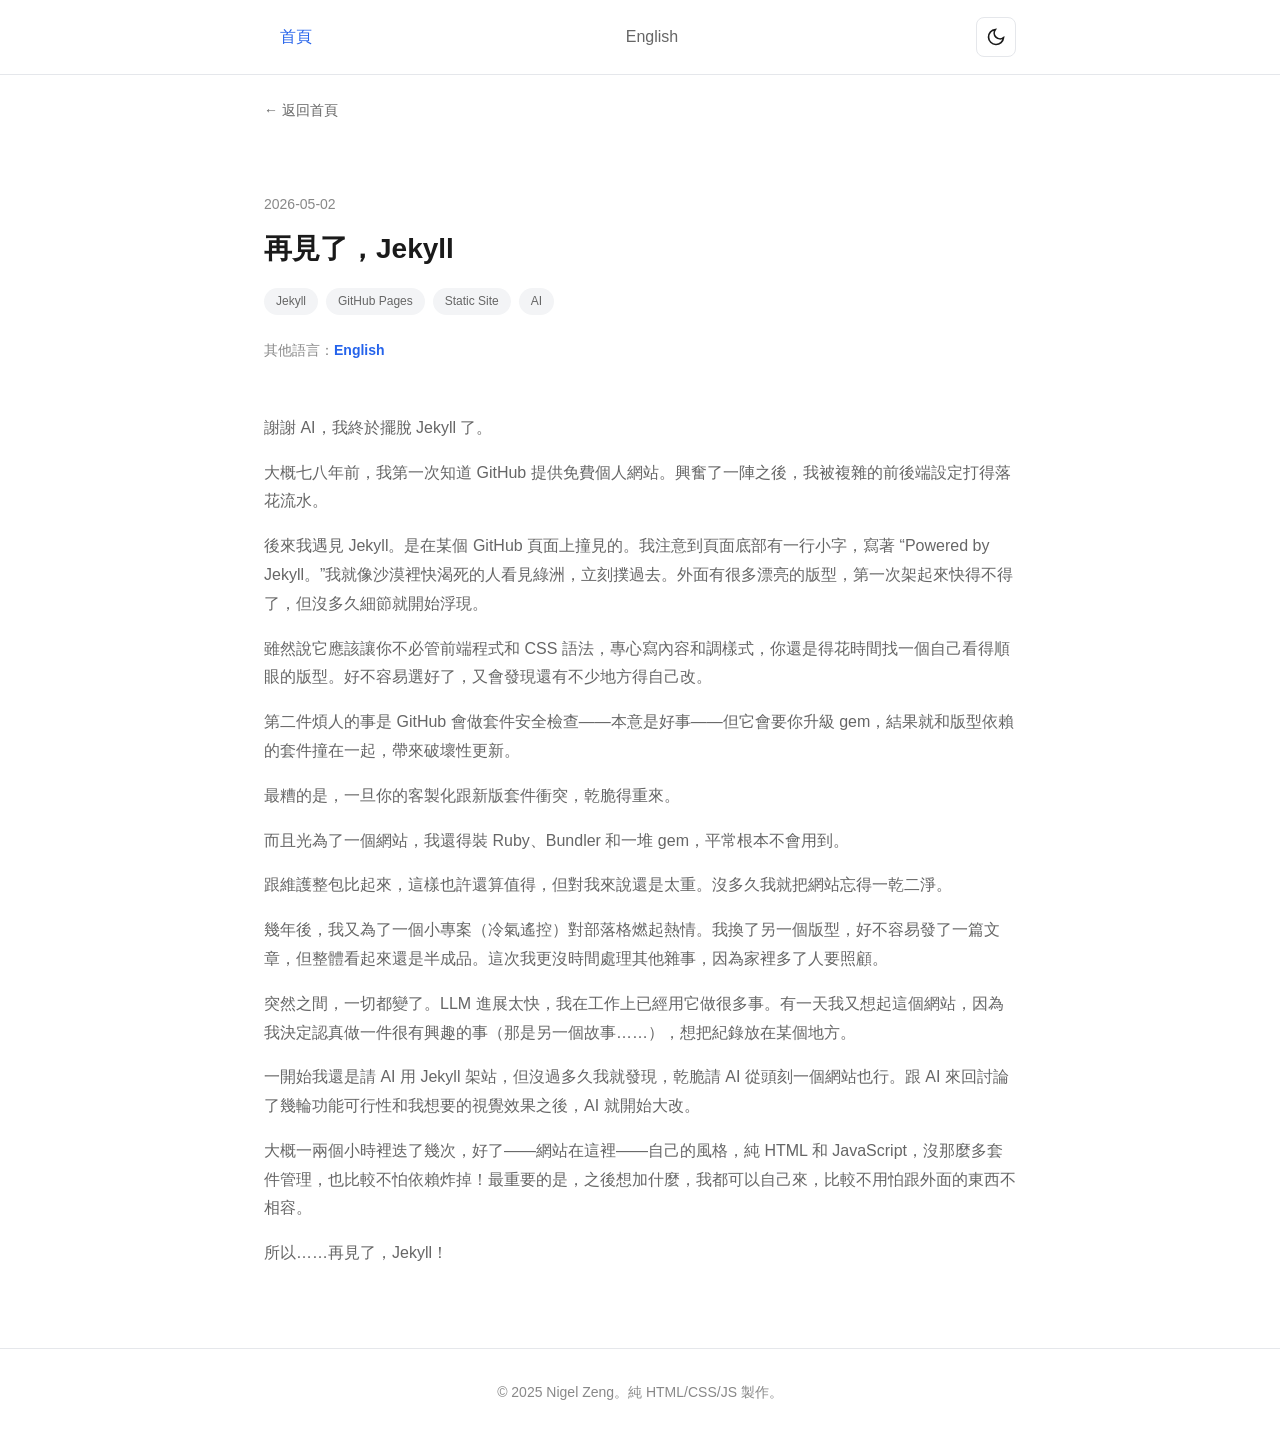
<file: posts/goodbye-jekyll-zh.html>
<!DOCTYPE html>
<html lang="zh">
<head>
  <meta charset="UTF-8">
  <meta name="viewport" content="width=device-width, initial-scale=1.0">
  <title>再見了，Jekyll</title>
  <link rel="stylesheet" href="../style.css">
  <link rel="icon" href="data:image/svg+xml,<svg xmlns=%22http://www.w3.org/2000/svg%22 viewBox=%220 0 100 100%22><rect fill=%22%232563eb%22 width=%22100%22 height=%22100%22 rx=%2215%22/><text x=%2250%22 y=%2270%22 font-size=%2260%22 text-anchor=%22middle%22 fill=%22white%22 font-family=%22sans-serif%22 font-weight=%22bold%22>N</text></svg>">
  <style>
    .post-header { padding: 3rem 0 1.5rem; }
    .post-date   { color: var(--text-muted); font-size: .875rem; margin-bottom: .75rem; }
    .post-title  { font-size: 1.75rem; font-weight: 700; margin-bottom: 1rem; }
    .post-tags   { display: flex; flex-wrap: wrap; gap: .5rem; margin-bottom: 2rem; }
    .post-body   { padding-bottom: 4rem; }
    .post-body h2 { font-size: 1.25rem; font-weight: 600; margin: 2rem 0 .75rem; }
    .post-body h3 { font-size: 1.1rem; font-weight: 600; margin: 1.5rem 0 .5rem; }
    .post-body p  { margin-bottom: 1rem; color: var(--text-secondary); line-height: 1.8; }
    .post-body ul, .post-body ol { margin: 0 0 1rem 1.5rem; color: var(--text-secondary); line-height: 1.8; }
    .post-body img { max-width: 100%; border-radius: 8px; margin: 1rem 0; }
    .post-body em  { font-style: italic; color: var(--text-muted); font-size: .875rem; }
    .post-body code { background: var(--tag-bg); padding: .2rem .4rem; border-radius: 4px; font-size: .875em; }
    .post-body pre  { background: var(--tag-bg); padding: 1rem; border-radius: 8px; overflow-x: auto; margin-bottom: 1rem; }
    .post-body pre code { background: none; padding: 0; }
    .back-link  { display: inline-block; margin: 1.5rem 0; color: var(--text-secondary); font-size: .875rem; }
    .back-link:hover { color: var(--accent); }
    .lang-switch { margin: -0.5rem 0 1.75rem; font-size: .875rem; color: var(--text-muted); }
    .lang-switch-link { color: var(--accent); font-weight: 600; text-decoration: none; }
    .lang-switch-link:hover { text-decoration: underline; }
  </style>
</head>
<body>
  <header class="header">
    <div class="container">
      <nav class="nav">
        <a href="../index-zh.html" class="nav-link active">首頁</a>
        <a href="../index.html" class="nav-link">English</a>
        <button id="theme-toggle" class="theme-toggle" aria-label="切換深色模式">
          <svg class="icon-sun" width="20" height="20" viewBox="0 0 24 24" fill="none" stroke="currentColor" stroke-width="2">
            <circle cx="12" cy="12" r="5"></circle>
            <path d="M12 1v2M12 21v2M4.22 4.22l1.42 1.42M18.36 18.36l1.42 1.42M1 12h2M21 12h2M4.22 19.78l1.42-1.42M18.36 5.64l1.42-1.42"></path>
          </svg>
          <svg class="icon-moon" width="20" height="20" viewBox="0 0 24 24" fill="none" stroke="currentColor" stroke-width="2">
            <path d="M21 12.79A9 9 0 1 1 11.21 3 7 7 0 0 0 21 12.79z"></path>
          </svg>
        </button>
      </nav>
    </div>
  </header>

  <main class="main">
    <div class="container">
      <a href="../index-zh.html" class="back-link">← 返回首頁</a>

      <div class="post-header">
        <p class="post-date">2026-05-02</p>
        <h1 class="post-title">再見了，Jekyll</h1>
        <div class="post-tags"><span class="tag">Jekyll</span><span class="tag">GitHub Pages</span><span class="tag">Static Site</span><span class="tag">AI</span></div>
              <p class="lang-switch" role="note"><span class="lang-switch-text">其他語言：</span><a class="lang-switch-link" href="goodbye-jekyll.html">English</a></p>
      </div>

      <article class="post-body">
        <p>謝謝 AI，我終於擺脫 Jekyll 了。</p>
<p>大概七八年前，我第一次知道 GitHub 提供免費個人網站。興奮了一陣之後，我被複雜的前後端設定打得落花流水。</p>
<p>後來我遇見 Jekyll。是在某個 GitHub 頁面上撞見的。我注意到頁面底部有一行小字，寫著 “Powered by Jekyll。”我就像沙漠裡快渴死的人看見綠洲，立刻撲過去。外面有很多漂亮的版型，第一次架起來快得不得了，但沒多久細節就開始浮現。</p>
<p>雖然說它應該讓你不必管前端程式和 CSS 語法，專心寫內容和調樣式，你還是得花時間找一個自己看得順眼的版型。好不容易選好了，又會發現還有不少地方得自己改。</p>
<p>第二件煩人的事是 GitHub 會做套件安全檢查——本意是好事——但它會要你升級 gem，結果就和版型依賴的套件撞在一起，帶來破壞性更新。</p>
<p>最糟的是，一旦你的客製化跟新版套件衝突，乾脆得重來。</p>
<p>而且光為了一個網站，我還得裝 Ruby、Bundler 和一堆 gem，平常根本不會用到。</p>
<p>跟維護整包比起來，這樣也許還算值得，但對我來說還是太重。沒多久我就把網站忘得一乾二淨。</p>
<p>幾年後，我又為了一個小專案（冷氣遙控）對部落格燃起熱情。我換了另一個版型，好不容易發了一篇文章，但整體看起來還是半成品。這次我更沒時間處理其他雜事，因為家裡多了人要照顧。</p>
<p>突然之間，一切都變了。LLM 進展太快，我在工作上已經用它做很多事。有一天我又想起這個網站，因為我決定認真做一件很有興趣的事（那是另一個故事……），想把紀錄放在某個地方。</p>
<p>一開始我還是請 AI 用 Jekyll 架站，但沒過多久我就發現，乾脆請 AI 從頭刻一個網站也行。跟 AI 來回討論了幾輪功能可行性和我想要的視覺效果之後，AI 就開始大改。</p>
<p>大概一兩個小時裡迭了幾次，好了——網站在這裡——自己的風格，純 HTML 和 JavaScript，沒那麼多套件管理，也比較不怕依賴炸掉！最重要的是，之後想加什麼，我都可以自己來，比較不用怕跟外面的東西不相容。</p>
<p>所以……再見了，Jekyll！</p>
      </article>
    </div>
  </main>

  <footer class="footer">
    <div class="container">
      <p>© 2025 Nigel Zeng。純 HTML/CSS/JS 製作。</p>
    </div>
  </footer>

  <script src="../script.js"></script>
</body>
</html>
</file>
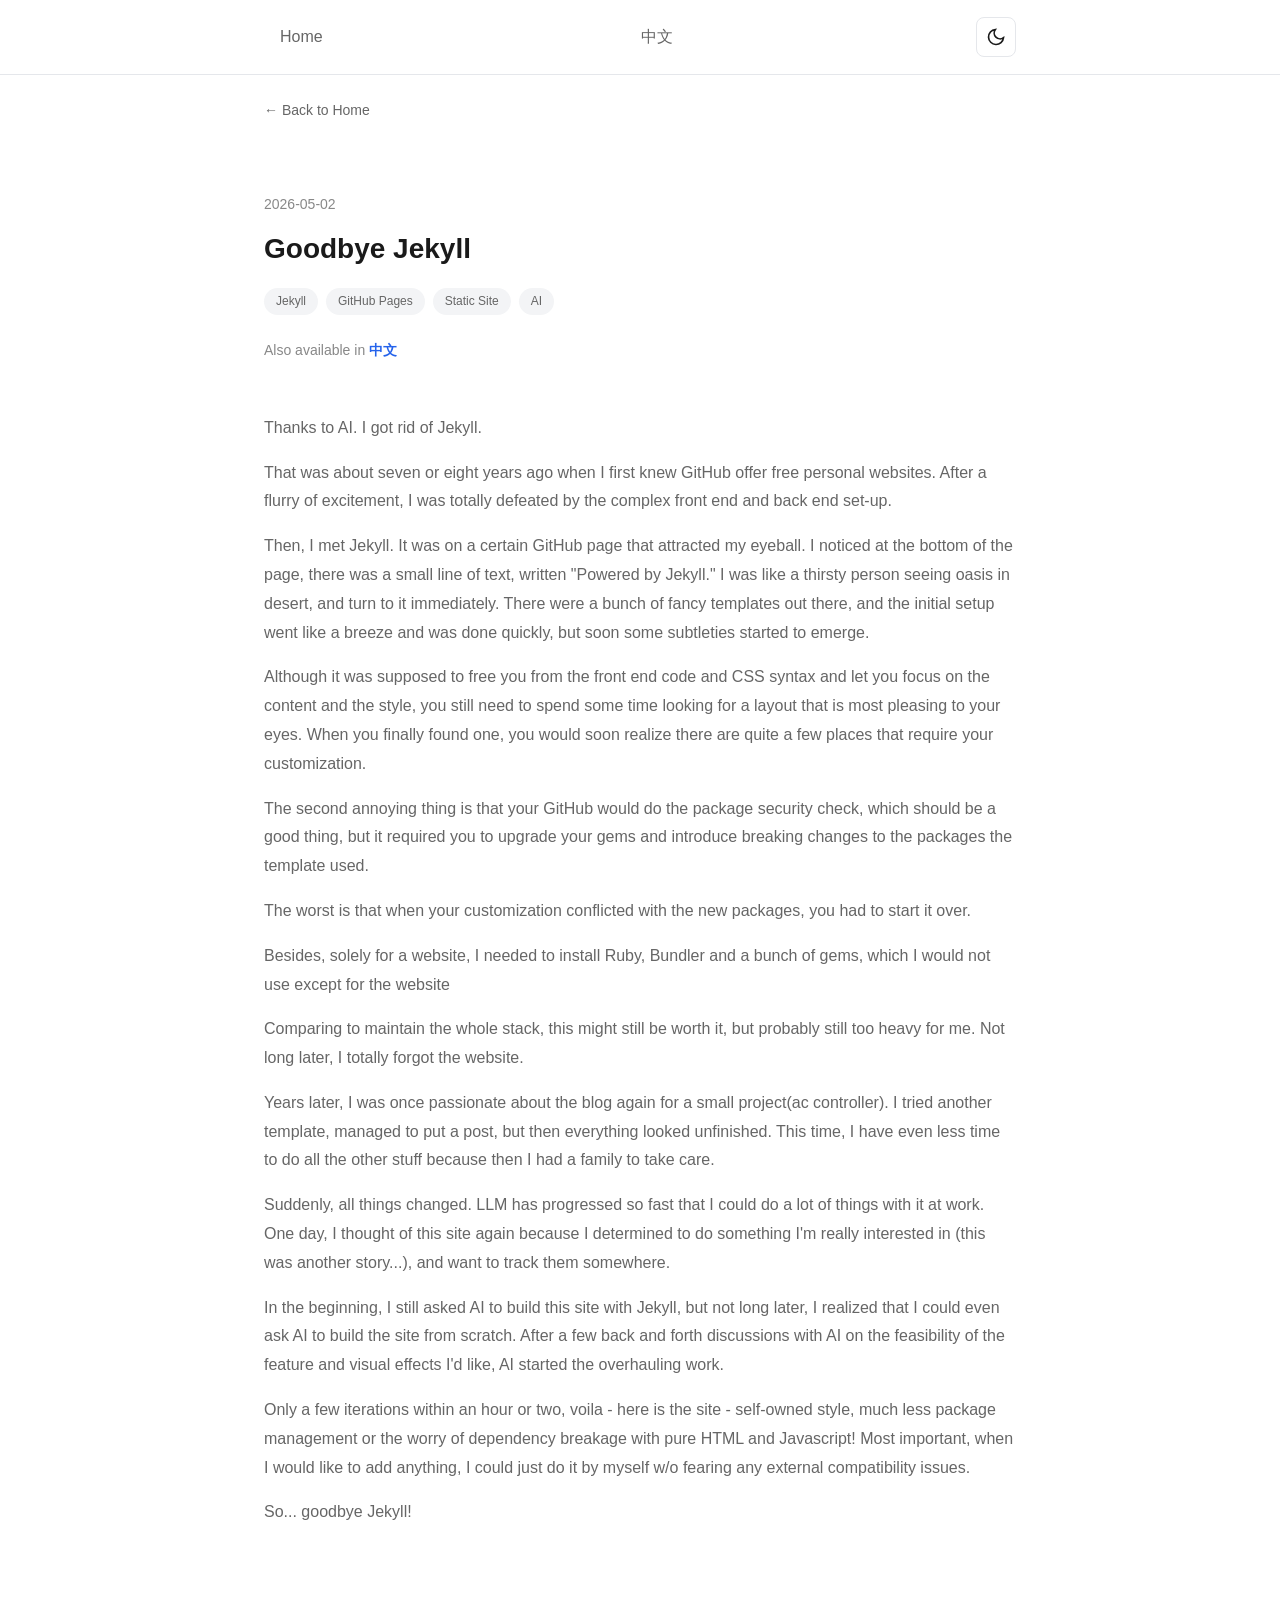
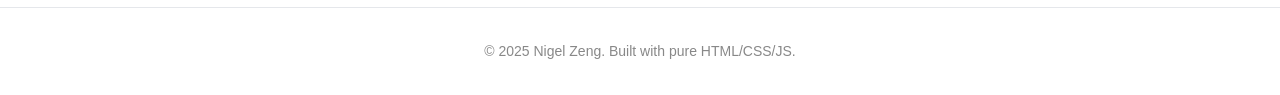
<file: posts/goodbye-jekyll.html>
<!DOCTYPE html>
<html lang="en">
<head>
  <meta charset="UTF-8">
  <meta name="viewport" content="width=device-width, initial-scale=1.0">
  <title>Goodbye Jekyll</title>
  <link rel="stylesheet" href="../style.css">
  <link rel="icon" href="data:image/svg+xml,<svg xmlns=%22http://www.w3.org/2000/svg%22 viewBox=%220 0 100 100%22><rect fill=%22%232563eb%22 width=%22100%22 height=%22100%22 rx=%2215%22/><text x=%2250%22 y=%2270%22 font-size=%2260%22 text-anchor=%22middle%22 fill=%22white%22 font-family=%22sans-serif%22 font-weight=%22bold%22>N</text></svg>">
  <style>
    .post-header { padding: 3rem 0 1.5rem; }
    .post-date   { color: var(--text-muted); font-size: .875rem; margin-bottom: .75rem; }
    .post-title  { font-size: 1.75rem; font-weight: 700; margin-bottom: 1rem; }
    .post-tags   { display: flex; flex-wrap: wrap; gap: .5rem; margin-bottom: 2rem; }
    .post-body   { padding-bottom: 4rem; }
    .post-body h2 { font-size: 1.25rem; font-weight: 600; margin: 2rem 0 .75rem; }
    .post-body h3 { font-size: 1.1rem; font-weight: 600; margin: 1.5rem 0 .5rem; }
    .post-body p  { margin-bottom: 1rem; color: var(--text-secondary); line-height: 1.8; }
    .post-body ul, .post-body ol { margin: 0 0 1rem 1.5rem; color: var(--text-secondary); line-height: 1.8; }
    .post-body img { max-width: 100%; border-radius: 8px; margin: 1rem 0; }
    .post-body em  { font-style: italic; color: var(--text-muted); font-size: .875rem; }
    .post-body code { background: var(--tag-bg); padding: .2rem .4rem; border-radius: 4px; font-size: .875em; }
    .post-body pre  { background: var(--tag-bg); padding: 1rem; border-radius: 8px; overflow-x: auto; margin-bottom: 1rem; }
    .post-body pre code { background: none; padding: 0; }
    .back-link  { display: inline-block; margin: 1.5rem 0; color: var(--text-secondary); font-size: .875rem; }
    .back-link:hover { color: var(--accent); }
    .lang-switch { margin: -0.5rem 0 1.75rem; font-size: .875rem; color: var(--text-muted); }
    .lang-switch-link { color: var(--accent); font-weight: 600; text-decoration: none; }
    .lang-switch-link:hover { text-decoration: underline; }
  </style>
</head>
<body>
  <header class="header">
    <div class="container">
      <nav class="nav">
        <a href="../index.html" class="nav-link">Home</a>
        <a href="../index-zh.html" class="nav-link">中文</a>
        <button id="theme-toggle" class="theme-toggle" aria-label="Toggle dark mode">
          <svg class="icon-sun" width="20" height="20" viewBox="0 0 24 24" fill="none" stroke="currentColor" stroke-width="2">
            <circle cx="12" cy="12" r="5"></circle>
            <path d="M12 1v2M12 21v2M4.22 4.22l1.42 1.42M18.36 18.36l1.42 1.42M1 12h2M21 12h2M4.22 19.78l1.42-1.42M18.36 5.64l1.42-1.42"></path>
          </svg>
          <svg class="icon-moon" width="20" height="20" viewBox="0 0 24 24" fill="none" stroke="currentColor" stroke-width="2">
            <path d="M21 12.79A9 9 0 1 1 11.21 3 7 7 0 0 0 21 12.79z"></path>
          </svg>
        </button>
      </nav>
    </div>
  </header>

  <main class="main">
    <div class="container">
      <a href="../index.html" class="back-link">← Back to Home</a>

      <div class="post-header">
        <p class="post-date">2026-05-02</p>
        <h1 class="post-title">Goodbye Jekyll</h1>
        <div class="post-tags"><span class="tag">Jekyll</span><span class="tag">GitHub Pages</span><span class="tag">Static Site</span><span class="tag">AI</span></div>
              <p class="lang-switch" role="note"><span class="lang-switch-text">Also available in </span><a class="lang-switch-link" href="goodbye-jekyll-zh.html">中文</a></p>
      </div>

      <article class="post-body">
        <p>Thanks to AI. I got rid of Jekyll.</p>
<p>That was about seven or eight years ago when I first knew GitHub offer free personal websites. After a flurry of excitement, I was totally defeated by the complex front end and back end set-up.</p>
<p>Then, I met Jekyll. It was on a certain GitHub page that attracted my eyeball. I noticed at the bottom of the page, there was a small line of text, written "Powered by Jekyll." I was like a thirsty person seeing oasis in desert, and turn to it immediately. There were a bunch of fancy templates out there, and the initial setup went like a breeze and was done quickly, but soon some subtleties started to emerge.</p>
<p>Although it was supposed to free you from the front end code and CSS syntax and let you focus on the content and the style, you still need to spend some time looking for a layout that is most pleasing to your eyes. When you finally found one, you would soon realize there are quite a few places that require your customization.</p>
<p>The second annoying thing is that your GitHub would do the package security check, which should be a good thing, but it required you to upgrade your gems and introduce breaking changes to the packages the template used.</p>
<p>The worst is that when your customization conflicted with the new packages, you had to start it over.</p>
<p>Besides, solely for a website, I needed to install Ruby, Bundler and a bunch of gems, which I would not use except for the website </p>
<p>Comparing to maintain the whole stack, this might still be worth it, but probably still too heavy for me. Not long later, I totally forgot the website.</p>
<p>Years later, I was once passionate about the blog again for a small project(ac controller). I tried another template, managed to put a post, but then everything looked unfinished. This time, I have even less time to do all the other stuff because then I had a family to take care.</p>
<p>Suddenly, all things changed. LLM has progressed so fast that I could do a lot of things with it at work. One day, I thought of this site again because I determined to do something I'm really interested in (this was another story...), and want to track them somewhere.</p>
<p>In the beginning, I still asked AI to build this site with Jekyll, but not long later, I realized that I could even ask AI to build the site from scratch. After a few back and forth discussions with AI on the feasibility of the feature and visual effects I'd like, AI started the overhauling work.</p>
<p>Only a few iterations within an hour or two, voila - here is the site - self-owned style, much less package management or the worry of dependency breakage with pure HTML and Javascript! Most important, when I would like to add anything, I could just do it by myself w/o fearing any external compatibility issues.</p>
<p>So... goodbye Jekyll!</p>
      </article>
    </div>
  </main>

  <footer class="footer">
    <div class="container">
      <p>© 2025 Nigel Zeng. Built with pure HTML/CSS/JS.</p>
    </div>
  </footer>

  <script src="../script.js"></script>
</body>
</html>
</file>
<file: style.css>
:root {
  --bg-primary: #ffffff;
  --bg-secondary: #f8f9fa;
  --bg-card: #ffffff;
  --text-primary: #1a1a1a;
  --text-secondary: #666666;
  --text-muted: #888888;
  --accent: #2563eb;
  --accent-hover: #1d4ed8;
  --border: #e5e7eb;
  --tag-bg: #f3f4f6;
  --shadow: rgba(0, 0, 0, 0.1);
  
  --icon-display: block;
  --icon-sun-display: none;
  --icon-moon-display: block;
  
  --transition-speed: 0.3s;
}

[data-theme="dark"] {
  --bg-primary: #0f0f0f;
  --bg-secondary: #1a1a1a;
  --bg-card: #1a1a1a;
  --text-primary: #f5f5f5;
  --text-secondary: #a3a3a3;
  --text-muted: #737373;
  --accent: #60a5fa;
  --accent-hover: #93c5fd;
  --border: #2a2a2a;
  --tag-bg: #262626;
  --shadow: rgba(0, 0, 0, 0.3);
  
  --icon-display: none;
  --icon-sun-display: block;
  --icon-moon-display: none;
}

* {
  margin: 0;
  padding: 0;
  box-sizing: border-box;
}

body {
  font-family: -apple-system, BlinkMacSystemFont, 'Segoe UI', Roboto, 'Helvetica Neue', Arial, sans-serif;
  background-color: var(--bg-primary);
  color: var(--text-primary);
  line-height: 1.6;
  transition: background-color var(--transition-speed), color var(--transition-speed);
}

a {
  color: var(--accent);
  text-decoration: none;
}

a:hover {
  color: var(--accent-hover);
}

.container {
  max-width: 800px;
  margin: 0 auto;
  padding: 0 1.5rem;
}

/* Header */
.header {
  position: sticky;
  top: 0;
  background-color: var(--bg-primary);
  border-bottom: 1px solid var(--border);
  z-index: 100;
  transition: background-color var(--transition-speed);
}

.nav {
  display: flex;
  align-items: center;
  justify-content: space-between;
  padding: 1rem 0;
}

.nav-links {
  display: flex;
  gap: 1rem;
}

.nav-link {
  color: var(--text-secondary);
  font-weight: 500;
  padding: 0.5rem 1rem;
  border-radius: 6px;
  transition: all var(--transition-speed);
}

.nav-link:hover {
  color: var(--text-primary);
  background-color: var(--bg-secondary);
}

.nav-link.active {
  color: var(--accent);
}

/* Theme Toggle */
.theme-toggle {
  display: flex;
  align-items: center;
  justify-content: center;
  width: 40px;
  height: 40px;
  background: transparent;
  border: 1px solid var(--border);
  border-radius: 8px;
  cursor: pointer;
  color: var(--text-primary);
  transition: all var(--transition-speed);
}

.theme-toggle:hover {
  background-color: var(--bg-secondary);
}

.theme-toggle .icon-sun {
  display: var(--icon-sun-display);
}

.theme-toggle .icon-moon {
  display: var(--icon-moon-display);
}

/* Hero */
.hero {
  padding: 4rem 0;
  text-align: center;
}

.avatar {
  width: 120px;
  height: 120px;
  margin: 0 auto 1.5rem;
  border-radius: 50%;
  overflow: hidden;
  background-color: var(--bg-secondary);
}

.avatar img {
  width: 100%;
  height: 100%;
  object-fit: cover;
}

.hero-title {
  font-size: 2rem;
  font-weight: 700;
  margin-bottom: 0.5rem;
}

.hero-subtitle {
  font-size: 1.125rem;
  color: var(--text-secondary);
  margin-bottom: 1.5rem;
}

.social-links {
  display: flex;
  justify-content: center;
  gap: 1rem;
}

.social-links a {
  display: flex;
  align-items: center;
  justify-content: center;
  width: 44px;
  height: 44px;
  border-radius: 8px;
  background-color: var(--bg-secondary);
  color: var(--text-primary);
  transition: all var(--transition-speed);
}

.social-links a:hover {
  background-color: var(--tag-bg);
  transform: translateY(-2px);
}

/* Sections */
.section {
  padding: 3rem 0;
}

.section-title {
  font-size: 1.5rem;
  font-weight: 600;
  margin-bottom: 1.5rem;
  padding-bottom: 0.75rem;
  border-bottom: 2px solid var(--border);
}

.section-note {
  font-size: 0.875rem;
  color: var(--text-muted);
  line-height: 1.6;
  margin: -0.75rem 0 1.25rem;
  max-width: 42rem;
}

/* Projects Grid */
.projects-grid {
  display: grid;
  gap: 1.5rem;
}

.project-card {
  padding: 1.5rem;
  background-color: var(--bg-card);
  border: 1px solid var(--border);
  border-radius: 12px;
  transition: all var(--transition-speed);
}

.project-card:hover {
  transform: translateY(-4px);
  box-shadow: 0 8px 24px var(--shadow);
}

.project-title {
  font-size: 1.25rem;
  font-weight: 600;
  margin-bottom: 0.5rem;
}

.project-desc {
  color: var(--text-secondary);
  margin-bottom: 1rem;
}

.project-tags {
  display: flex;
  flex-wrap: wrap;
  gap: 0.5rem;
  margin-bottom: 1rem;
}

.tag {
  display: inline-block;
  padding: 0.25rem 0.75rem;
  background-color: var(--tag-bg);
  border-radius: 999px;
  font-size: 0.75rem;
  font-weight: 500;
  color: var(--text-secondary);
}

.project-link {
  font-weight: 500;
  font-size: 0.875rem;
}

/* Notes List */
.notes-list {
  display: flex;
  flex-direction: column;
  gap: 0.75rem;
}

.note-item {
  display: flex;
  align-items: center;
  gap: 1rem;
  padding: 1rem 1.25rem;
  background-color: var(--bg-card);
  border: 1px solid var(--border);
  border-radius: 8px;
  transition: all var(--transition-speed);
}

.note-item:hover {
  background-color: var(--bg-secondary);
  transform: translateX(4px);
}

.note-date {
  font-size: 0.875rem;
  color: var(--text-muted);
  min-width: 90px;
}

.note-title {
  font-weight: 500;
  flex: 1;
}

/* Repos List */
.repos-list {
  display: flex;
  flex-direction: column;
  gap: 0.75rem;
}

.repo-item {
  display: flex;
  align-items: center;
  gap: 1rem;
  padding: 1rem 1.25rem;
  background-color: var(--bg-card);
  border: 1px solid var(--border);
  border-radius: 8px;
  transition: all var(--transition-speed);
}

.repo-item:hover {
  background-color: var(--bg-secondary);
  transform: translateX(4px);
}

.repo-name {
  font-family: 'SF Mono', Monaco, 'Courier New', monospace;
  font-size: 0.875rem;
  font-weight: 600;
  min-width: 160px;
}

.repo-desc {
  flex: 1;
  color: var(--text-secondary);
  font-size: 0.875rem;
}

.repo-lang {
  font-size: 0.75rem;
  color: var(--text-muted);
}

/* Footer */
.footer {
  padding: 2rem 0;
  text-align: center;
  color: var(--text-muted);
  font-size: 0.875rem;
  border-top: 1px solid var(--border);
}

/* Scroll Animation */
.fade-in {
  opacity: 0;
  transform: translateY(20px);
  transition: opacity 0.6s ease-out, transform 0.6s ease-out;
}

.fade-in.visible {
  opacity: 1;
  transform: translateY(0);
}

/* Responsive */
@media (max-width: 640px) {
  .hero-title {
    font-size: 1.75rem;
  }
  
  .project-card {
    padding: 1.25rem;
  }
  
  .note-item,
  .repo-item {
    flex-direction: column;
    align-items: flex-start;
    gap: 0.5rem;
  }
  
  .note-date,
  .repo-name {
    min-width: auto;
  }
}
</file>
